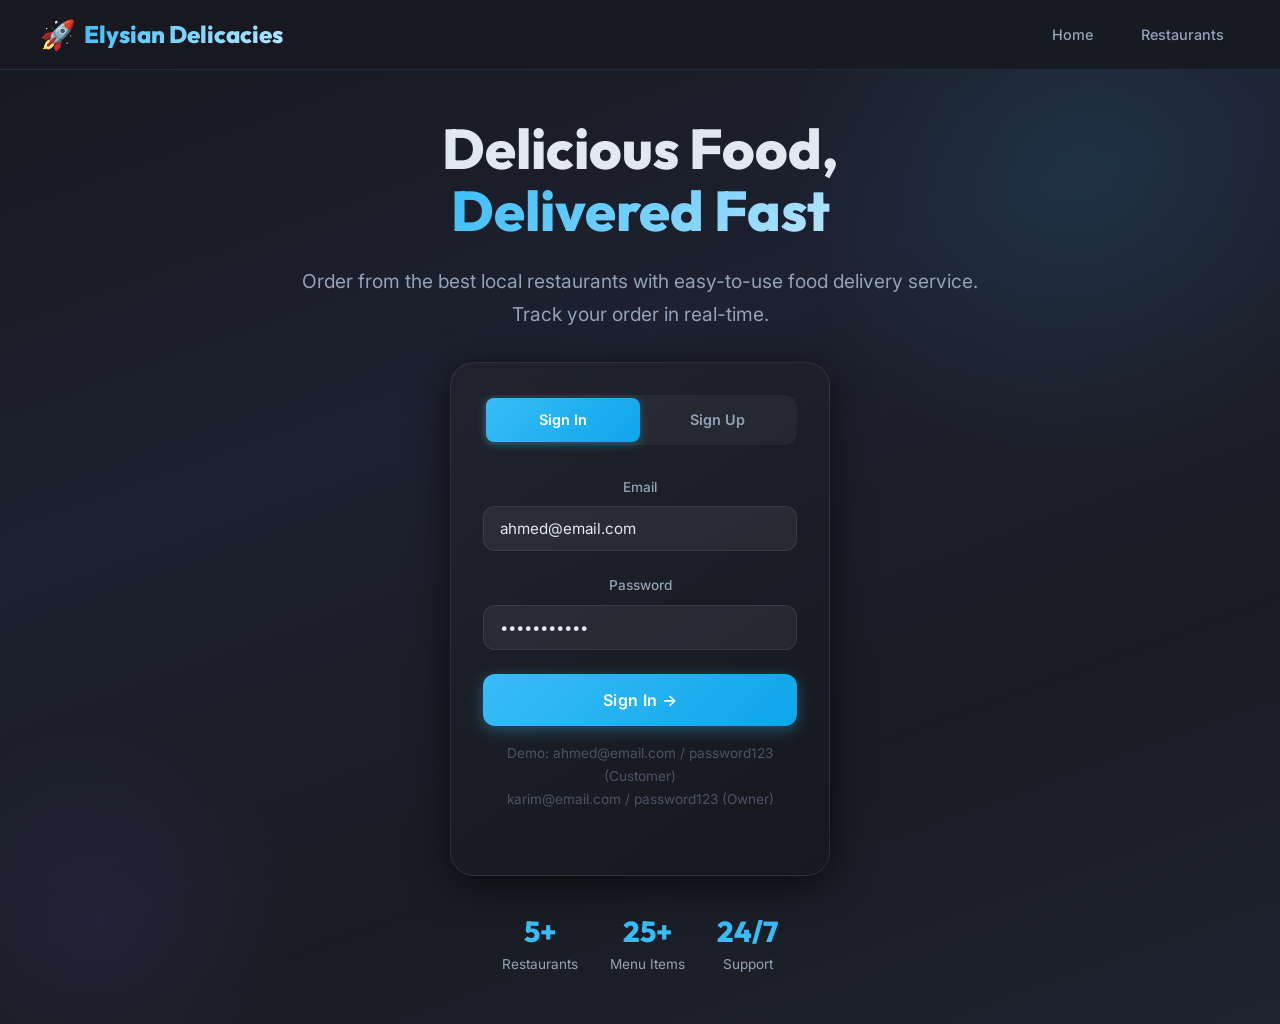
<file: target/classes/frontend/index.html>
<!DOCTYPE html>
<html lang="en">
<head>
    <meta charset="UTF-8">
    <meta name="viewport" content="width=device-width, initial-scale=1.0">
    <meta name="description" content="Elysian Delicacies - Premium food delivery. Order from the best restaurants near you.">
    <title>Elysian Delicacies — Food Delivery</title>
    <link rel="preconnect" href="https://fonts.googleapis.com">
    <link rel="preconnect" href="https://fonts.gstatic.com" crossorigin>
    <link href="https://fonts.googleapis.com/css2?family=Inter:wght@300;400;500;600;700&family=Outfit:wght@400;500;600;700;800&display=swap" rel="stylesheet">
    <link rel="stylesheet" href="css/style.css">
</head>
<body>
    <div id="app">
        <nav id="navbar" class="navbar"></nav>
        <main id="main-content" class="main-content"></main>
        <div id="modal-root"></div>
        <div id="toast-container" class="toast-container"></div>
    </div>

    <!-- Scripts -->
    <script src="js/api.js"></script>
    <script src="js/components/navbar.js"></script>
    <script src="js/components/restaurant-card.js"></script>
    <script src="js/components/menu-item-card.js"></script>
    <script src="js/components/order-card.js"></script>
    <script src="js/components/modal.js"></script>
    <script src="js/pages/home.js"></script>
    <script src="js/pages/customer-dashboard.js"></script>
    <script src="js/pages/restaurant-list.js"></script>
    <script src="js/pages/restaurant-menu.js"></script>
    <script src="js/pages/cart.js"></script>
    <script src="js/pages/checkout.js"></script>
    <script src="js/pages/order-tracking.js"></script>
    <script src="js/pages/restaurant-dashboard.js"></script>
    <script src="js/pages/restaurant-register.js"></script>
    <script src="js/pages/restaurant-orders.js"></script>
    <script src="js/app.js"></script>
</body>
</html>
</file>
<file: target/classes/frontend/css/style.css>
:root {
    /* Colors */
    --bg-primary: #1a1c22;
    --bg-secondary: #22252e;
    --bg-card: rgba(34, 37, 46, 0.75);
    --bg-card-hover: rgba(44, 48, 60, 0.9);
    --bg-glass: rgba(255, 255, 255, 0.04);
    --bg-glass-hover: rgba(255, 255, 255, 0.08);
    --bg-input: rgba(255, 255, 255, 0.06);

    --primary: #38bdf8;
    --primary-light: #7dd3fc;
    --primary-dark: #0284c7;
    --primary-glow: rgba(56, 189, 248, 0.28);

    --accent: #6C63FF;
    --accent-light: #8B84FF;

    --success: #2ED573;
    --warning: #FFA502;
    --danger: #FF4757;
    --info: #38bdf8;

    --text-primary: #e2e8f0;
    --text-secondary: #94a3b8;
    --text-muted: #4b5563;
    --text-inverse: #0f172a;

    --border: rgba(255, 255, 255, 0.08);
    --border-hover: rgba(56, 189, 248, 0.3);

    /* Gradients */
    --gradient-primary: linear-gradient(135deg, #38bdf8 0%, #7dd3fc 50%, #bae6fd 100%);
    --gradient-accent: linear-gradient(135deg, #6C63FF 0%, #8B84FF 100%);
    --gradient-dark: linear-gradient(180deg, #1a1c22 0%, #22252e 100%);
    --gradient-card: linear-gradient(145deg, rgba(34,37,46,0.7) 0%, rgba(22,24,30,0.9) 100%);
    --gradient-hero: linear-gradient(135deg, #1a1c22 0%, #1e2330 35%, #1a1c22 70%, #20232c 100%);

    /* Shadows */
    --shadow-sm: 0 2px 8px rgba(0,0,0,0.4);
    --shadow-md: 0 4px 20px rgba(0,0,0,0.5);
    --shadow-lg: 0 8px 40px rgba(0,0,0,0.6);
    --shadow-glow: 0 0 30px rgba(56, 189, 248, 0.15);
    --shadow-card: 0 4px 24px rgba(0,0,0,0.4), inset 0 1px 0 rgba(255,255,255,0.05);

    /* Button Colors */
    --btn-sky: #38bdf8;
    --btn-sky-hover: #0ea5e9;
    --btn-sky-active: #0284c7;
    --btn-sky-glow: rgba(56, 189, 248, 0.35);

    /* Typography */
    --font-body: 'Inter', -apple-system, BlinkMacSystemFont, sans-serif;
    --font-heading: 'Outfit', 'Inter', sans-serif;

    /* Spacing */
    --space-xs: 4px;
    --space-sm: 8px;
    --space-md: 16px;
    --space-lg: 24px;
    --space-xl: 32px;
    --space-2xl: 48px;
    --space-3xl: 64px;

    /* Radius */
    --radius-sm: 8px;
    --radius-md: 12px;
    --radius-lg: 16px;
    --radius-xl: 24px;
    --radius-full: 9999px;

    /* Transitions */
    --transition-fast: 0.15s ease;
    --transition-normal: 0.25s ease;
    --transition-slow: 0.4s cubic-bezier(0.4, 0, 0.2, 1);
}

/* --- Reset & Base --- */
*, *::before, *::after {
    margin: 0;
    padding: 0;
    box-sizing: border-box;
}

html {
    scroll-behavior: smooth;
    font-size: 16px;
}

body {
    font-family: var(--font-body);
    background: linear-gradient(160deg, #181a20 0%, #1e2330 40%, #1a1c22 70%, #202530 100%);
    background-attachment: fixed;
    color: var(--text-primary);
    min-height: 100vh;
    overflow-x: hidden;
    line-height: 1.6;
    -webkit-font-smoothing: antialiased;
    -moz-osx-font-smoothing: grayscale;
}

a {
    color: var(--primary);
    text-decoration: none;
    transition: color var(--transition-fast);
}

a:hover {
    color: var(--primary-light);
}

img {
    max-width: 100%;
    display: block;
}

button {
    cursor: pointer;
    font-family: var(--font-body);
    border: none;
    outline: none;
}

input, select, textarea {
    font-family: var(--font-body);
    outline: none;
}

/* --- Scrollbar --- */
::-webkit-scrollbar {
    width: 8px;
}
::-webkit-scrollbar-track {
    background: var(--bg-primary);
}
::-webkit-scrollbar-thumb {
    background: var(--text-muted);
    border-radius: var(--radius-full);
}
::-webkit-scrollbar-thumb:hover {
    background: var(--text-secondary);
}

/* --- Layout --- */
#app {
    display: flex;
    flex-direction: column;
    min-height: 100vh;
}

.main-content {
    flex: 1;
    padding-top: 70px;
}

.container {
    max-width: 1200px;
    margin: 0 auto;
    padding: 0 var(--space-lg);
}

.section {
    padding: var(--space-3xl) 0;
}

/* --- Navbar --- */
.navbar {
    position: fixed;
    top: 0;
    left: 0;
    right: 0;
    height: 70px;
    background: rgba(24, 26, 32, 0.88);
    backdrop-filter: blur(20px);
    -webkit-backdrop-filter: blur(20px);
    border-bottom: 1px solid rgba(56, 189, 248, 0.12);
    z-index: 1000;
    display: flex;
    align-items: center;
    padding: 0 var(--space-xl);
    transition: background var(--transition-normal);
}

.navbar-inner {
    width: 100%;
    max-width: 1200px;
    margin: 0 auto;
    display: flex;
    align-items: center;
    justify-content: space-between;
}

.navbar-brand {
    display: flex;
    align-items: center;
    gap: var(--space-sm);
    font-family: var(--font-heading);
    font-size: 1.5rem;
    font-weight: 800;
    color: var(--text-primary);
    cursor: pointer;
    transition: transform var(--transition-fast);
}

.navbar-brand:hover {
    transform: scale(1.03);
}

.navbar-brand .brand-icon {
    font-size: 1.8rem;
}

.navbar-brand .brand-text {
    background: var(--gradient-primary);
    -webkit-background-clip: text;
    -webkit-text-fill-color: transparent;
    background-clip: text;
}

.navbar-links {
    display: flex;
    align-items: center;
    gap: var(--space-md);
}

.navbar-link {
    padding: var(--space-sm) var(--space-md);
    border-radius: var(--radius-md);
    font-size: 0.9rem;
    font-weight: 500;
    color: var(--text-secondary);
    transition: all var(--transition-fast);
    cursor: pointer;
}

.navbar-link:hover,
.navbar-link.active {
    color: var(--text-primary);
    background: var(--bg-glass-hover);
}

.navbar-user {
    display: flex;
    align-items: center;
    gap: var(--space-sm);
    padding: var(--space-sm) var(--space-md);
    border-radius: var(--radius-full);
    background: var(--bg-glass);
    border: 1px solid var(--border);
    cursor: pointer;
    transition: all var(--transition-fast);
}

.navbar-user:hover {
    background: var(--bg-glass-hover);
    border-color: var(--border-hover);
}

.navbar-user .user-avatar {
    width: 32px;
    height: 32px;
    border-radius: 50%;
    background: var(--gradient-primary);
    display: flex;
    align-items: center;
    justify-content: center;
    font-weight: 700;
    font-size: 0.85rem;
    color: white;
}

.navbar-user .user-name {
    font-size: 0.85rem;
    font-weight: 500;
    color: var(--text-primary);
}

.cart-badge {
    position: relative;
    padding: var(--space-sm) var(--space-md);
    border-radius: var(--radius-md);
    background: var(--bg-glass);
    border: 1px solid var(--border);
    color: var(--text-primary);
    font-size: 1.1rem;
    cursor: pointer;
    transition: all var(--transition-fast);
}

.cart-badge:hover {
    background: var(--bg-glass-hover);
    transform: scale(1.05);
}

.cart-badge .count {
    position: absolute;
    top: -4px;
    right: -4px;
    width: 18px;
    height: 18px;
    border-radius: 50%;
    background: var(--primary);
    color: white;
    font-size: 0.7rem;
    font-weight: 700;
    display: flex;
    align-items: center;
    justify-content: center;
}

/* --- Buttons --- */
.btn {
    display: inline-flex;
    align-items: center;
    justify-content: center;
    gap: var(--space-sm);
    padding: 12px 24px;
    border-radius: var(--radius-md);
    font-size: 0.9rem;
    font-weight: 600;
    transition: all var(--transition-normal);
    border: none;
    cursor: pointer;
    position: relative;
    overflow: hidden;
    letter-spacing: 0.02em;
}

.btn::after {
    content: '';
    position: absolute;
    inset: 0;
    background: linear-gradient(rgba(255,255,255,0.12), transparent);
    opacity: 0;
    transition: opacity var(--transition-fast);
}

.btn:hover::after {
    opacity: 1;
}

/* Sky-blue primary button */
.btn-primary {
    background: linear-gradient(135deg, var(--btn-sky) 0%, var(--btn-sky-hover) 100%);
    color: #fff;
    box-shadow: 0 4px 15px var(--btn-sky-glow);
}

.btn-primary:hover {
    background: linear-gradient(135deg, var(--btn-sky-hover) 0%, var(--btn-sky-active) 100%);
    color: #fff;
    transform: translateY(-2px);
    box-shadow: 0 6px 25px var(--btn-sky-glow);
}

.btn-primary:active {
    background: linear-gradient(135deg, var(--btn-sky-active) 0%, #026aaa 100%);
    color: #fff;
    transform: translateY(1px) scale(0.98);
    box-shadow: 0 2px 8px var(--btn-sky-glow);
}

.btn-secondary {
    background: var(--bg-glass);
    color: var(--text-primary);
    border: 1px solid var(--border);
}

.btn-secondary:hover {
    background: rgba(56, 189, 248, 0.08);
    border-color: rgba(56, 189, 248, 0.35);
    color: var(--primary-light);
}

.btn-secondary:active {
    background: rgba(56, 189, 248, 0.15);
    transform: translateY(1px) scale(0.98);
}

.btn-accent {
    background: var(--gradient-accent);
    color: white;
}

.btn-accent:hover {
    filter: brightness(1.1);
    transform: translateY(-2px);
}

.btn-accent:active {
    filter: brightness(0.92);
    transform: translateY(1px) scale(0.98);
}

.btn-danger {
    background: var(--danger);
    color: white;
}

.btn-danger:hover {
    filter: brightness(1.1);
    transform: translateY(-2px);
}

.btn-danger:active {
    filter: brightness(0.88);
    transform: translateY(1px) scale(0.98);
}

.btn-success {
    background: var(--success);
    color: var(--text-inverse);
}

.btn-success:hover {
    filter: brightness(1.1);
    transform: translateY(-2px);
}

.btn-success:active {
    filter: brightness(0.88);
    transform: translateY(1px) scale(0.98);
}

.btn-sm {
    padding: 8px 16px;
    font-size: 0.8rem;
}

.btn-lg {
    padding: 16px 32px;
    font-size: 1rem;
}

.btn-block {
    width: 100%;
}

.btn-icon {
    width: 40px;
    height: 40px;
    padding: 0;
    border-radius: var(--radius-md);
}

.btn:disabled {
    opacity: 0.5;
    cursor: not-allowed;
    transform: none !important;
}

/* --- Cards --- */
.card {
    background: var(--gradient-card);
    border: 1px solid var(--border);
    border-radius: var(--radius-lg);
    padding: var(--space-lg);
    box-shadow: var(--shadow-card);
    backdrop-filter: blur(10px);
    transition: all var(--transition-normal);
}

.card:hover {
    border-color: var(--border-hover);
    transform: translateY(-2px);
    box-shadow: var(--shadow-lg);
}

.card-image {
    width: 100%;
    height: 180px;
    border-radius: var(--radius-md);
    overflow: hidden;
    margin-bottom: var(--space-md);
    position: relative;
}

.card-image img,
.card-image .card-image-placeholder {
    width: 100%;
    height: 100%;
    object-fit: cover;
}

.card-image-placeholder {
    display: flex;
    align-items: center;
    justify-content: center;
    font-size: 3rem;
    background: linear-gradient(135deg, var(--bg-secondary), var(--bg-card));
}

/* --- Forms --- */
.form-group {
    margin-bottom: var(--space-lg);
}

.form-label {
    display: block;
    font-size: 0.85rem;
    font-weight: 500;
    color: var(--text-secondary);
    margin-bottom: var(--space-sm);
}

.form-input {
    width: 100%;
    padding: 12px 16px;
    border-radius: var(--radius-md);
    border: 1px solid var(--border);
    background: var(--bg-input);
    color: var(--text-primary);
    font-size: 0.95rem;
    transition: all var(--transition-fast);
}

.form-input:focus {
    border-color: var(--primary);
    box-shadow: 0 0 0 3px var(--primary-glow);
    background: rgba(255, 255, 255, 0.08);
}

.form-input::placeholder {
    color: var(--text-muted);
}

.form-select {
    width: 100%;
    padding: 12px 16px;
    border-radius: var(--radius-md);
    border: 1px solid var(--border);
    background: var(--bg-input);
    color: var(--text-primary);
    font-size: 0.95rem;
    appearance: none;
    cursor: pointer;
    background-image: url("data:image/svg+xml,%3Csvg xmlns='http://www.w3.org/2000/svg' width='12' height='12' viewBox='0 0 12 12'%3E%3Cpath fill='%238888AA' d='M6 8L1 3h10z'/%3E%3C/svg%3E");
    background-repeat: no-repeat;
    background-position: right 14px center;
}

.form-select option {
    background: var(--bg-secondary);
    color: var(--text-primary);
}

.form-row {
    display: grid;
    grid-template-columns: 1fr 1fr;
    gap: var(--space-md);
}

.form-error {
    color: var(--danger);
    font-size: 0.8rem;
    margin-top: var(--space-xs);
}

/* --- Grid Layouts --- */
.grid-2 {
    display: grid;
    grid-template-columns: repeat(2, 1fr);
    gap: var(--space-lg);
}

.grid-3 {
    display: grid;
    grid-template-columns: repeat(3, 1fr);
    gap: var(--space-lg);
}

.grid-4 {
    display: grid;
    grid-template-columns: repeat(4, 1fr);
    gap: var(--space-lg);
}

/* --- Badges & Tags --- */
.badge {
    display: inline-flex;
    align-items: center;
    padding: 4px 10px;
    border-radius: var(--radius-full);
    font-size: 0.75rem;
    font-weight: 600;
    letter-spacing: 0.03em;
}

.badge-primary {
    background: var(--primary-glow);
    color: var(--primary);
}

.badge-success {
    background: rgba(46, 213, 115, 0.15);
    color: var(--success);
}

.badge-warning {
    background: rgba(255, 165, 2, 0.15);
    color: var(--warning);
}

.badge-danger {
    background: rgba(255, 71, 87, 0.15);
    color: var(--danger);
}

.badge-info {
    background: rgba(30, 144, 255, 0.15);
    color: var(--info);
}

/* --- Rating --- */
.rating {
    display: inline-flex;
    align-items: center;
    gap: 4px;
    color: var(--warning);
    font-weight: 600;
    font-size: 0.9rem;
}

.rating .star {
    color: var(--warning);
}

/* --- Search Bar --- */
.search-bar {
    position: relative;
    width: 100%;
    max-width: 600px;
}

.search-bar .search-icon {
    position: absolute;
    left: 16px;
    top: 50%;
    transform: translateY(-50%);
    color: var(--text-muted);
    font-size: 1.1rem;
}

.search-bar input {
    width: 100%;
    padding: 14px 20px 14px 48px;
    border-radius: var(--radius-xl);
    border: 1px solid var(--border);
    background: var(--bg-glass);
    color: var(--text-primary);
    font-size: 1rem;
    backdrop-filter: blur(10px);
    transition: all var(--transition-fast);
}

.search-bar input:focus {
    border-color: var(--primary);
    box-shadow: 0 0 0 3px var(--primary-glow);
    background: rgba(255,255,255,0.06);
}

/* --- Loading & Empty States --- */
.loading-spinner {
    display: flex;
    align-items: center;
    justify-content: center;
    padding: var(--space-3xl);
}

.spinner {
    width: 40px;
    height: 40px;
    border: 3px solid var(--border);
    border-top-color: var(--primary);
    border-radius: 50%;
    animation: spin 0.8s linear infinite;
}

@keyframes spin {
    to { transform: rotate(360deg); }
}

.empty-state {
    text-align: center;
    padding: var(--space-3xl) var(--space-lg);
}

.empty-state .empty-icon {
    font-size: 4rem;
    margin-bottom: var(--space-md);
    opacity: 0.5;
}

.empty-state .empty-text {
    color: var(--text-secondary);
    font-size: 1.1rem;
    margin-bottom: var(--space-lg);
}

/* --- Toasts --- */
.toast-container {
    position: fixed;
    bottom: 24px;
    right: 24px;
    z-index: 9999;
    display: flex;
    flex-direction: column;
    gap: var(--space-sm);
}

.toast {
    padding: 14px 20px;
    border-radius: var(--radius-md);
    background: var(--bg-secondary);
    border: 1px solid var(--border);
    color: var(--text-primary);
    font-size: 0.9rem;
    font-weight: 500;
    box-shadow: var(--shadow-lg);
    animation: slideInRight 0.3s ease forwards;
    max-width: 360px;
    display: flex;
    align-items: center;
    gap: var(--space-sm);
}

.toast.toast-success { border-left: 3px solid var(--success); }
.toast.toast-error { border-left: 3px solid var(--danger); }
.toast.toast-warning { border-left: 3px solid var(--warning); }
.toast.toast-info { border-left: 3px solid var(--info); }

@keyframes slideInRight {
    from { transform: translateX(100px); opacity: 0; }
    to { transform: translateX(0); opacity: 1; }
}

@keyframes fadeOut {
    from { opacity: 1; }
    to { opacity: 0; transform: translateY(10px); }
}

/* --- Modal --- */
.modal-overlay {
    position: fixed;
    inset: 0;
    background: rgba(0, 0, 0, 0.7);
    backdrop-filter: blur(5px);
    z-index: 5000;
    display: flex;
    align-items: center;
    justify-content: center;
    padding: var(--space-lg);
    animation: fadeIn 0.2s ease;
}

.modal {
    background: var(--bg-secondary);
    border: 1px solid var(--border);
    border-radius: var(--radius-xl);
    width: 100%;
    max-width: 500px;
    max-height: 85vh;
    overflow-y: auto;
    padding: var(--space-xl);
    box-shadow: var(--shadow-lg);
    animation: modalSlideIn 0.3s ease;
}

.modal-header {
    display: flex;
    align-items: center;
    justify-content: space-between;
    margin-bottom: var(--space-lg);
}

.modal-title {
    font-family: var(--font-heading);
    font-size: 1.3rem;
    font-weight: 700;
}

.modal-close {
    width: 36px;
    height: 36px;
    border-radius: var(--radius-md);
    background: var(--bg-glass);
    border: 1px solid var(--border);
    color: var(--text-secondary);
    font-size: 1.2rem;
    cursor: pointer;
    display: flex;
    align-items: center;
    justify-content: center;
    transition: all var(--transition-fast);
}

.modal-close:hover {
    background: var(--bg-glass-hover);
    color: var(--text-primary);
}

@keyframes fadeIn {
    from { opacity: 0; }
    to { opacity: 1; }
}

@keyframes modalSlideIn {
    from { transform: translateY(20px) scale(0.95); opacity: 0; }
    to { transform: translateY(0) scale(1); opacity: 1; }
}

/* --- Hero Section --- */
.hero {
    min-height: 85vh;
    display: flex;
    align-items: center;
    justify-content: center;
    text-align: center;
    background: linear-gradient(160deg, #181a20 0%, #1d2130 35%, #1a1c22 70%, #1e2330 100%);
    position: relative;
    overflow: hidden;
    padding: var(--space-2xl);
}

.hero::before {
    content: '';
    position: absolute;
    width: 600px;
    height: 600px;
    border-radius: 50%;
    background: radial-gradient(circle, rgba(56,189,248,0.10) 0%, transparent 70%);
    top: -200px;
    right: -100px;
    animation: float 8s ease-in-out infinite;
}

.hero::after {
    content: '';
    position: absolute;
    width: 400px;
    height: 400px;
    border-radius: 50%;
    background: radial-gradient(circle, rgba(108,99,255,0.08) 0%, transparent 70%);
    bottom: -100px;
    left: -100px;
    animation: float 10s ease-in-out infinite reverse;
}

@keyframes float {
    0%, 100% { transform: translate(0, 0) scale(1); }
    50% { transform: translate(30px, -30px) scale(1.05); }
}

.hero-content {
    position: relative;
    z-index: 1;
    max-width: 700px;
}

.hero-content h1 {
    font-family: var(--font-heading);
    font-size: 3.5rem;
    font-weight: 800;
    line-height: 1.1;
    margin-bottom: var(--space-lg);
}

.hero-content h1 .highlight {
    background: linear-gradient(135deg, #38bdf8 0%, #7dd3fc 60%, #bae6fd 100%);
    -webkit-background-clip: text;
    -webkit-text-fill-color: transparent;
    background-clip: text;
}

.hero-content p {
    font-size: 1.2rem;
    color: var(--text-secondary);
    margin-bottom: var(--space-xl);
    line-height: 1.7;
}

/* --- Auth Forms --- */
.auth-container {
    display: flex;
    gap: var(--space-2xl);
    margin-top: var(--space-xl);
    justify-content: center;
}

.auth-card {
    background: var(--gradient-card);
    border: 1px solid var(--border);
    border-radius: var(--radius-xl);
    padding: var(--space-xl);
    width: 380px;
    backdrop-filter: blur(10px);
    box-shadow: var(--shadow-lg);
}

.auth-card h2 {
    font-family: var(--font-heading);
    font-size: 1.5rem;
    font-weight: 700;
    margin-bottom: var(--space-lg);
    text-align: center;
}

.auth-tabs {
    display: flex;
    background: var(--bg-glass);
    border-radius: var(--radius-md);
    padding: 3px;
    margin-bottom: var(--space-xl);
}

.auth-tab {
    flex: 1;
    padding: 10px;
    text-align: center;
    border-radius: var(--radius-sm);
    font-size: 0.9rem;
    font-weight: 600;
    color: var(--text-secondary);
    cursor: pointer;
    transition: all var(--transition-fast);
}

.auth-tab.active {
    background: linear-gradient(135deg, var(--btn-sky) 0%, var(--btn-sky-hover) 100%);
    color: white;
    box-shadow: 0 2px 10px var(--btn-sky-glow);
}

.role-selector {
    display: flex;
    gap: var(--space-sm);
    margin-bottom: var(--space-lg);
}

.role-option {
    flex: 1;
    padding: 12px;
    border-radius: var(--radius-md);
    border: 1px solid var(--border);
    background: var(--bg-glass);
    text-align: center;
    cursor: pointer;
    transition: all var(--transition-fast);
    font-size: 0.85rem;
    font-weight: 500;
    color: var(--text-secondary);
}

.role-option:hover {
    border-color: var(--border-hover);
    background: var(--bg-glass-hover);
}

.role-option.active {
    border-color: var(--btn-sky);
    background: rgba(56, 189, 248, 0.12);
    color: var(--btn-sky);
}

/* --- Dashboard Header --- */
.dashboard-header {
    padding: var(--space-xl) 0;
}

.dashboard-header h1 {
    font-family: var(--font-heading);
    font-size: 2rem;
    font-weight: 700;
    margin-bottom: var(--space-sm);
}

.dashboard-header p {
    color: var(--text-secondary);
    font-size: 1rem;
}

/* --- Category Pills --- */
.category-pills {
    display: flex;
    gap: var(--space-sm);
    overflow-x: auto;
    padding: var(--space-sm) 0;
    scrollbar-width: none;
}

.category-pills::-webkit-scrollbar { display: none; }

.category-pill {
    padding: 10px 20px;
    border-radius: var(--radius-full);
    border: 1px solid var(--border);
    background: var(--bg-glass);
    color: var(--text-secondary);
    font-size: 0.85rem;
    font-weight: 500;
    white-space: nowrap;
    cursor: pointer;
    transition: all var(--transition-fast);
}

.category-pill:hover {
    background: var(--bg-glass-hover);
    color: var(--text-primary);
}

.category-pill.active {
    background: linear-gradient(135deg, var(--btn-sky) 0%, var(--btn-sky-hover) 100%);
    color: white;
    border-color: var(--btn-sky);
    box-shadow: 0 2px 10px var(--btn-sky-glow);
}

/* --- Restaurant Card --- */
.restaurant-card {
    cursor: pointer;
    overflow: hidden;
}

.restaurant-card .card-image-placeholder {
    background: linear-gradient(135deg, #1a1040 0%, #0f0f2e 100%);
}

.restaurant-card .card-body {
    padding-top: var(--space-sm);
}

.restaurant-card .card-title {
    font-family: var(--font-heading);
    font-size: 1.15rem;
    font-weight: 700;
    margin-bottom: 4px;
}

.restaurant-card .card-subtitle {
    color: var(--text-secondary);
    font-size: 0.85rem;
    margin-bottom: var(--space-sm);
}

.restaurant-card .card-meta {
    display: flex;
    align-items: center;
    gap: var(--space-md);
    font-size: 0.8rem;
    color: var(--text-secondary);
}

.restaurant-card .card-meta span {
    display: flex;
    align-items: center;
    gap: 4px;
}

.restaurant-card .status-dot {
    width: 8px;
    height: 8px;
    border-radius: 50%;
    display: inline-block;
}

.status-dot.open { background: var(--success); }
.status-dot.closed { background: var(--danger); }

/* --- Menu Item Card --- */
.menu-item-card {
    display: flex;
    gap: var(--space-md);
    padding: var(--space-md);
    align-items: flex-start;
}

.menu-item-card .item-image {
    width: 100px;
    height: 100px;
    border-radius: var(--radius-md);
    overflow: hidden;
    flex-shrink: 0;
}

.menu-item-card .item-image .item-image-placeholder {
    width: 100%;
    height: 100%;
    display: flex;
    align-items: center;
    justify-content: center;
    font-size: 2rem;
    background: linear-gradient(135deg, var(--bg-secondary), var(--bg-card));
}

.menu-item-card .item-info {
    flex: 1;
    min-width: 0;
}

.menu-item-card .item-name {
    font-weight: 600;
    margin-bottom: 4px;
}

.menu-item-card .item-desc {
    font-size: 0.85rem;
    color: var(--text-secondary);
    margin-bottom: var(--space-sm);
    display: -webkit-box;
    -webkit-line-clamp: 2;
    line-clamp: 2;
    -webkit-box-orient: vertical;
    overflow: hidden;
}

.menu-item-card .item-bottom {
    display: flex;
    align-items: center;
    justify-content: space-between;
}

.menu-item-card .item-price {
    font-family: var(--font-heading);
    font-weight: 700;
    color: var(--primary);
    font-size: 1.05rem;
}

.menu-item-card .add-ons-list {
    display: flex;
    flex-wrap: wrap;
    gap: 4px;
    margin-bottom: var(--space-sm);
}

.menu-item-card .add-on-tag {
    padding: 2px 8px;
    border-radius: var(--radius-full);
    background: var(--bg-glass);
    border: 1px solid var(--border);
    font-size: 0.7rem;
    color: var(--text-secondary);
}

.unavailable {
    opacity: 0.4;
    pointer-events: none;
}

/* --- Cart --- */
.cart-item {
    display: flex;
    align-items: center;
    gap: var(--space-md);
    padding: var(--space-md);
    border-bottom: 1px solid var(--border);
}

.cart-item:last-child {
    border-bottom: none;
}

.cart-item .cart-item-info {
    flex: 1;
}

.cart-item .cart-item-name {
    font-weight: 600;
    margin-bottom: 2px;
}

.cart-item .cart-item-price {
    color: var(--text-secondary);
    font-size: 0.85rem;
}

.cart-item .quantity-controls {
    display: flex;
    align-items: center;
    gap: var(--space-sm);
}

.quantity-btn {
    width: 32px;
    height: 32px;
    border-radius: var(--radius-sm);
    background: var(--bg-glass);
    border: 1px solid var(--border);
    color: var(--text-primary);
    display: flex;
    align-items: center;
    justify-content: center;
    cursor: pointer;
    font-size: 1rem;
    transition: all var(--transition-fast);
}

.quantity-btn:hover {
    background: rgba(56, 189, 248, 0.10);
    border-color: var(--btn-sky);
    color: var(--btn-sky);
}

.quantity-btn:active {
    background: rgba(56, 189, 248, 0.20);
    transform: scale(0.93);
}

.quantity-value {
    font-weight: 600;
    min-width: 24px;
    text-align: center;
}

/* --- Order Summary --- */
.order-summary {
    background: var(--gradient-card);
    border: 1px solid var(--border);
    border-radius: var(--radius-lg);
    padding: var(--space-lg);
}

.order-summary h3 {
    font-family: var(--font-heading);
    font-weight: 700;
    margin-bottom: var(--space-md);
}

.summary-row {
    display: flex;
    justify-content: space-between;
    padding: var(--space-sm) 0;
    font-size: 0.9rem;
    color: var(--text-secondary);
}

.summary-row.total {
    border-top: 1px solid var(--border);
    margin-top: var(--space-sm);
    padding-top: var(--space-md);
    font-size: 1.1rem;
    font-weight: 700;
    color: var(--text-primary);
}

.coupon-input {
    display: flex;
    gap: var(--space-sm);
    margin: var(--space-md) 0;
}

.coupon-input input {
    flex: 1;
}

.discount-applied {
    color: var(--success);
    font-weight: 600;
}

/* --- Order Tracking Timeline --- */
.tracking-timeline {
    padding: var(--space-xl) 0;
}

.timeline-step {
    display: flex;
    gap: var(--space-md);
    padding-bottom: var(--space-xl);
    position: relative;
}

.timeline-step::before {
    content: '';
    position: absolute;
    left: 19px;
    top: 40px;
    bottom: 0;
    width: 2px;
    background: var(--border);
}

.timeline-step:last-child::before {
    display: none;
}

.timeline-step.completed::before {
    background: var(--success);
}

.timeline-step.active::before {
    background: linear-gradient(to bottom, var(--primary), var(--border));
}

.timeline-dot {
    width: 40px;
    height: 40px;
    border-radius: 50%;
    background: var(--bg-glass);
    border: 2px solid var(--border);
    display: flex;
    align-items: center;
    justify-content: center;
    flex-shrink: 0;
    font-size: 1.1rem;
    z-index: 1;
    transition: all var(--transition-normal);
}

.timeline-step.completed .timeline-dot {
    background: var(--success);
    border-color: var(--success);
    color: white;
}

.timeline-step.active .timeline-dot {
    background: var(--primary);
    border-color: var(--primary);
    color: white;
    box-shadow: 0 0 20px var(--primary-glow);
    animation: pulse 2s ease-in-out infinite;
}

@keyframes pulse {
    0%, 100% { box-shadow: 0 0 0 0 var(--primary-glow); }
    50% { box-shadow: 0 0 0 15px transparent; }
}

.timeline-content h4 {
    font-weight: 600;
    margin-bottom: 4px;
}

.timeline-content p {
    color: var(--text-secondary);
    font-size: 0.85rem;
}

.timeline-content .time {
    font-size: 0.75rem;
    color: var(--text-muted);
    margin-top: 4px;
}

/* --- Restaurant Dashboard --- */
.stats-grid {
    display: grid;
    grid-template-columns: repeat(auto-fit, minmax(200px, 1fr));
    gap: var(--space-md);
    margin-bottom: var(--space-xl);
}

.stat-card {
    background: var(--gradient-card);
    border: 1px solid var(--border);
    border-radius: var(--radius-lg);
    padding: var(--space-lg);
    text-align: center;
}

.stat-card .stat-value {
    font-family: var(--font-heading);
    font-size: 2rem;
    font-weight: 800;
    background: linear-gradient(135deg, #38bdf8 0%, #7dd3fc 100%);
    -webkit-background-clip: text;
    -webkit-text-fill-color: transparent;
    background-clip: text;
}

.stat-card .stat-label {
    color: var(--text-secondary);
    font-size: 0.85rem;
    margin-top: 4px;
}

/* --- Order Card (Dashboard) --- */
.order-dashboard-card {
    display: flex;
    align-items: center;
    justify-content: space-between;
    padding: var(--space-md) var(--space-lg);
    border-bottom: 1px solid var(--border);
    transition: background var(--transition-fast);
}

.order-dashboard-card:hover {
    background: var(--bg-glass);
}

.order-dashboard-card .order-info {
    display: flex;
    flex-direction: column;
    gap: 4px;
}

.order-dashboard-card .order-id {
    font-weight: 600;
    font-size: 0.9rem;
}

.order-dashboard-card .order-details {
    font-size: 0.8rem;
    color: var(--text-secondary);
}

.order-dashboard-card .order-actions {
    display: flex;
    gap: var(--space-sm);
}

/* --- Toggle Switch --- */
.toggle-switch {
    position: relative;
    width: 48px;
    height: 26px;
    background: var(--bg-glass);
    border: 1px solid var(--border);
    border-radius: var(--radius-full);
    cursor: pointer;
    transition: all var(--transition-fast);
}

.toggle-switch.active {
    background: var(--success);
    border-color: var(--success);
}

.toggle-switch::after {
    content: '';
    position: absolute;
    width: 20px;
    height: 20px;
    border-radius: 50%;
    background: white;
    top: 2px;
    left: 2px;
    transition: transform var(--transition-fast);
}

.toggle-switch.active::after {
    transform: translateX(22px);
}

/* --- Payment Method Selector --- */
.payment-methods {
    display: flex;
    gap: var(--space-sm);
    margin-bottom: var(--space-lg);
}

.payment-method {
    flex: 1;
    padding: var(--space-md);
    border-radius: var(--radius-md);
    border: 1px solid var(--border);
    background: var(--bg-glass);
    text-align: center;
    cursor: pointer;
    transition: all var(--transition-fast);
}

.payment-method:hover {
    border-color: var(--border-hover);
    background: var(--bg-glass-hover);
}

.payment-method.selected {
    border-color: var(--primary);
    background: var(--primary-glow);
}

.payment-method .method-icon {
    font-size: 1.8rem;
    margin-bottom: var(--space-sm);
}

.payment-method .method-name {
    font-size: 0.85rem;
    font-weight: 600;
}

/* --- Two Column Layout --- */
.two-col-layout {
    display: grid;
    grid-template-columns: 1fr 380px;
    gap: var(--space-xl);
    align-items: flex-start;
}

/* --- Tab Navigation --- */
.tab-nav {
    display: flex;
    border-bottom: 1px solid var(--border);
    margin-bottom: var(--space-xl);
    overflow-x: auto;
}

.tab-item {
    padding: var(--space-md) var(--space-lg);
    color: var(--text-secondary);
    font-weight: 500;
    font-size: 0.9rem;
    cursor: pointer;
    border-bottom: 2px solid transparent;
    transition: all var(--transition-fast);
    white-space: nowrap;
}

.tab-item:hover {
    color: var(--text-primary);
}

.tab-item.active {
    color: var(--btn-sky);
    border-bottom-color: var(--btn-sky);
}

/* --- Animations --- */
.fade-in {
    animation: fadeIn 0.4s ease forwards;
}

.slide-up {
    animation: slideUp 0.4s ease forwards;
}

@keyframes slideUp {
    from { transform: translateY(20px); opacity: 0; }
    to { transform: translateY(0); opacity: 1; }
}

.stagger > * {
    opacity: 0;
    animation: slideUp 0.4s ease forwards;
}

.stagger > *:nth-child(1) { animation-delay: 0.05s; }
.stagger > *:nth-child(2) { animation-delay: 0.1s; }
.stagger > *:nth-child(3) { animation-delay: 0.15s; }
.stagger > *:nth-child(4) { animation-delay: 0.2s; }
.stagger > *:nth-child(5) { animation-delay: 0.25s; }
.stagger > *:nth-child(6) { animation-delay: 0.3s; }
.stagger > *:nth-child(7) { animation-delay: 0.35s; }
.stagger > *:nth-child(8) { animation-delay: 0.4s; }

/* --- Responsive --- */
@media (max-width: 1024px) {
    .two-col-layout {
        grid-template-columns: 1fr;
    }
    .grid-3 { grid-template-columns: repeat(2, 1fr); }
    .grid-4 { grid-template-columns: repeat(2, 1fr); }
}

@media (max-width: 768px) {
    .hero-content h1 { font-size: 2.5rem; }
    .auth-container { flex-direction: column; align-items: center; }
    .auth-card { width: 100%; max-width: 400px; }
    .grid-2, .grid-3, .grid-4 { grid-template-columns: 1fr; }
    .form-row { grid-template-columns: 1fr; }
    .navbar-links { display: none; }
    .container { padding: 0 var(--space-md); }
    .payment-methods { flex-direction: column; }
}

@media (max-width: 480px) {
    .hero-content h1 { font-size: 2rem; }
    .hero-content p { font-size: 1rem; }
    .menu-item-card { flex-direction: column; }
    .menu-item-card .item-image { width: 100%; height: 150px; }
}
</file>
